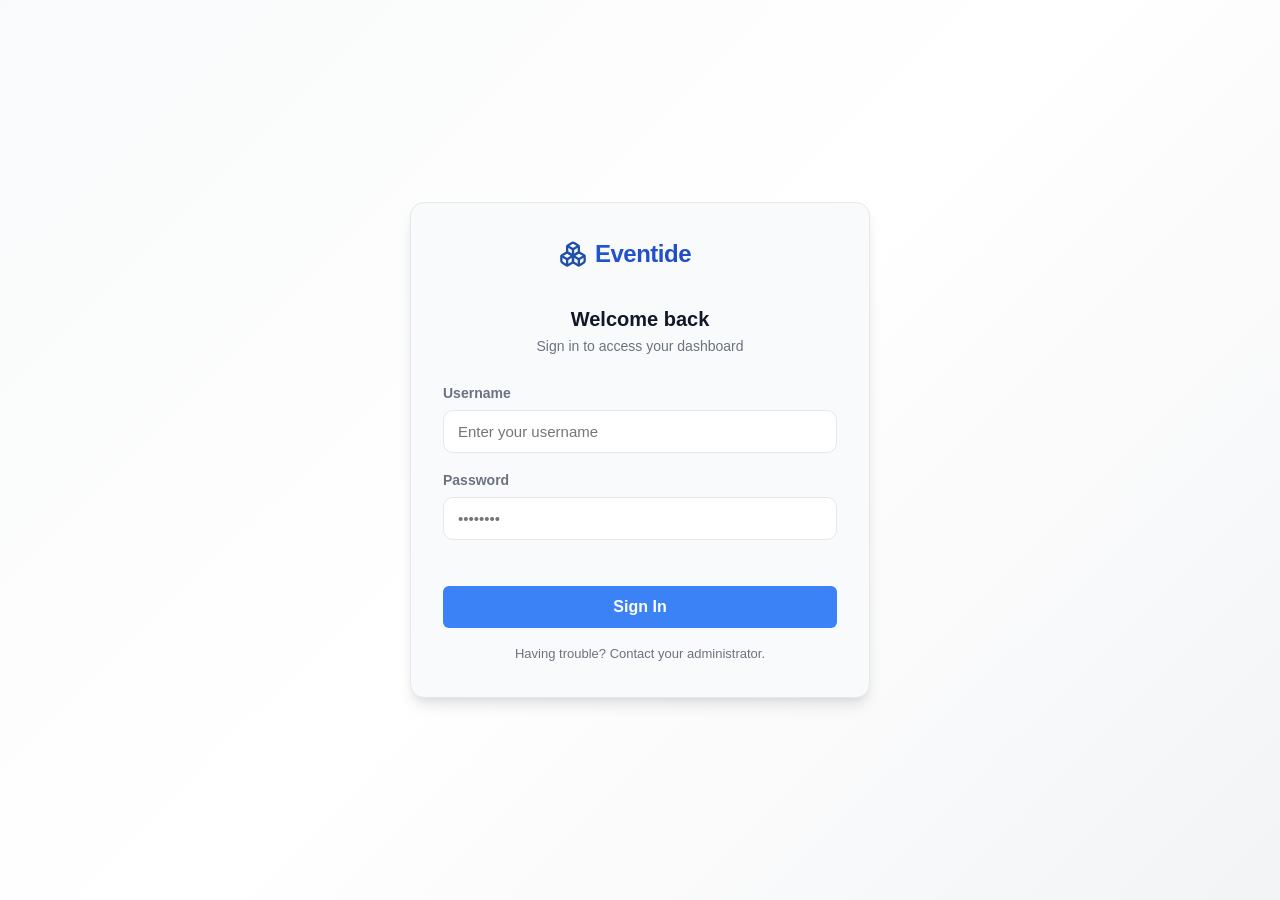
<file: static/login/index.html>
<!DOCTYPE html>
<html lang="en">
<head>
	<meta charset="UTF-8">
	<meta name="viewport" content="width=device-width, initial-scale=1.0">
	<title>Eventide | Sign In</title>
	<link rel="stylesheet" href="../style.css">
</head>
<body class="auth-page">
	<div class="auth-wrapper">
		<div class="auth-card">
			<div class="auth-header">
				<div class="auth-logo">
					<img src="/public/boxes.svg" alt="Eventide" class="auth-logo-icon" />
					<span>Eventide</span>
				</div>
				<div class="auth-title">Welcome back</div>
				<p class="auth-subtitle">Sign in to access your dashboard</p>
			</div>

			<form>
				<div class="form-group">
					<label for="username">Username</label>
					<input class="form-control" type="text" id="username" name="username" placeholder="Enter your username" required>
				</div>

				<div class="form-group">
					<label for="password">Password</label>
					<input class="form-control" type="password" id="password" name="password" placeholder="••••••••" required>
				</div>

				<!-- <div class="auth-actions">
					<a class="text-link" href="#">Forgot password?</a>
				</div> -->

				<div id="auth-message" class="auth-message" role="status" aria-live="polite"></div>

				<button type="submit" class="cta-btn primary">Sign In</button>
			</form>

			<div class="auth-footer">
				Having trouble? Contact your administrator.
			</div>
		</div>
	</div>
	<script src="login.js"></script>
</body>
</html>
</file>
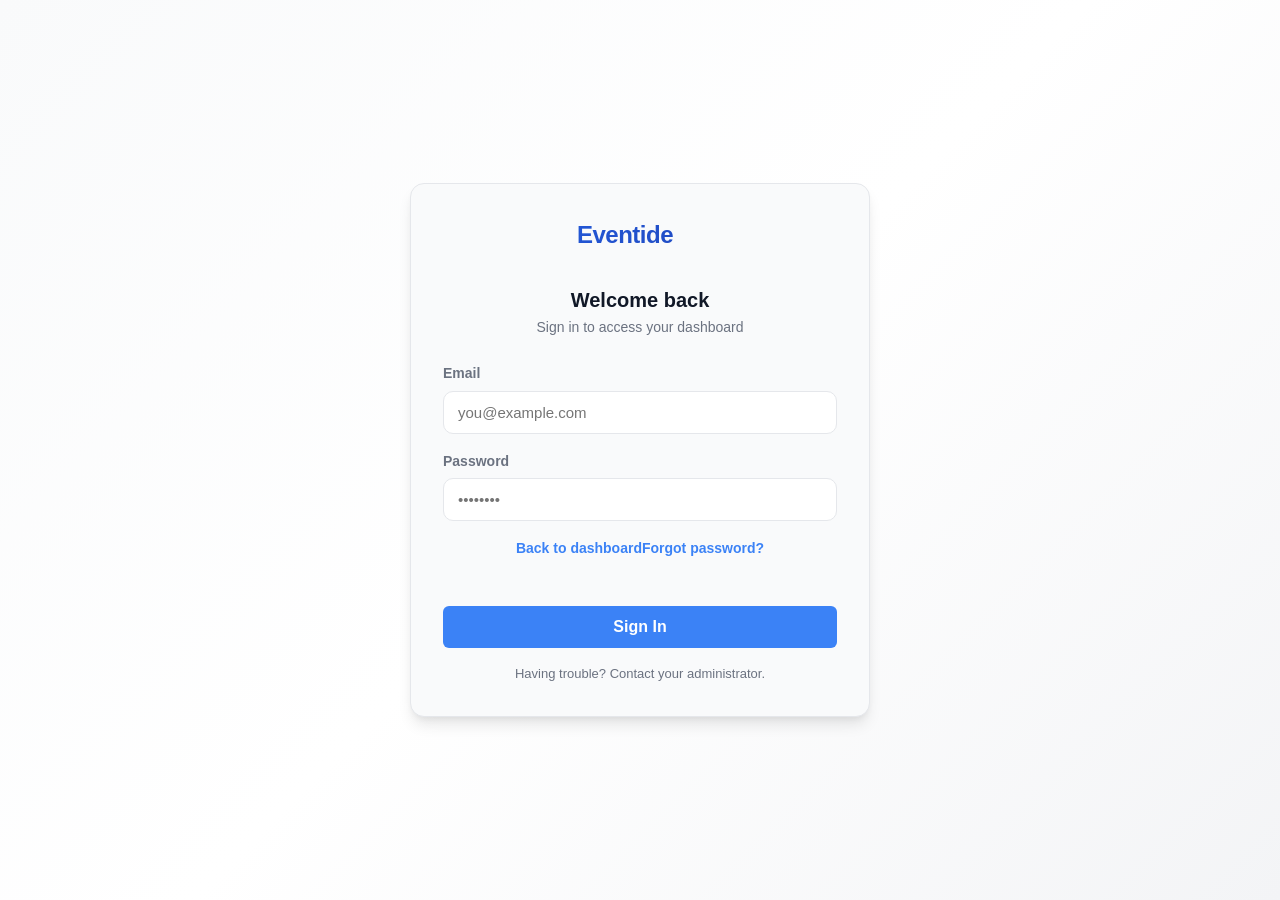
<file: static/authentication/login.html>
<!DOCTYPE html>
<html lang="en">
<head>
	<meta charset="UTF-8">
	<meta name="viewport" content="width=device-width, initial-scale=1.0">
	<title>Eventide | Sign In</title>
	<link rel="stylesheet" href="../style.css">
</head>
<body class="auth-page">
	<div class="auth-wrapper">
		<div class="auth-card">
			<div class="auth-header">
				<div class="auth-logo">Eventide</div>
				<div class="auth-title">Welcome back</div>
				<p class="auth-subtitle">Sign in to access your dashboard</p>
			</div>

			<form>
				<div class="form-group">
					<label for="email">Email</label>
					<input class="form-control" type="text" id="email" name="email" placeholder="you@example.com" required>
				</div>

				<div class="form-group">
					<label for="password">Password</label>
					<input class="form-control" type="password" id="password" name="password" placeholder="••••••••" required>
				</div>

				<div class="auth-actions">
					<a class="text-link" href="../index.html">Back to dashboard</a>
					<a class="text-link" href="#">Forgot password?</a>
				</div>

				<div id="auth-message" class="auth-message" role="status" aria-live="polite"></div>

				<button type="submit" class="cta-btn primary">Sign In</button>
			</form>

			<div class="auth-footer">
				Having trouble? Contact your administrator.
			</div>
		</div>
	</div>
	<script src="login.js"></script>
</body>
</html>
</file>
<file: static/style.css>
* {
    margin: 0;
    padding: 0;
    box-sizing: border-box;
}

:root {
    --primary: #3b82f6;
    --primary-light: #60a5fa;
    --primary-dark: #1e40af;
    --secondary: #10b981;
    --secondary-dark: #047857;
    --warning: #f59e0b;
    --accent: #8b5cf6;
    --bg-dark: #ffffff;
    --bg-secondary: #f9fafb;
    --bg-tertiary: #f3f4f6;
    --text-dark: #111827;
    --text-secondary: #6b7280;
    --text-light: #9ca3af;
    --border: #e5e7eb;
    --shadow-sm: 0 1px 2px 0 rgba(0, 0, 0, 0.05);
    --shadow: 0 4px 6px -1px rgba(0, 0, 0, 0.1), 0 2px 4px -1px rgba(0, 0, 0, 0.06);
    --shadow-lg: 0 10px 15px -3px rgba(0, 0, 0, 0.1), 0 4px 6px -2px rgba(0, 0, 0, 0.05);
}

html {
    scroll-behavior: smooth;
}

body {
    font-family: -apple-system, BlinkMacSystemFont, 'Segoe UI', 'Helvetica Neue', sans-serif;
    line-height: 1.6;
    color: var(--text-dark);
    background: var(--bg-dark);
    min-height: 100vh;
    display: flex;
    flex-direction: column;
}

body.has-sidebar {
    padding-left: 240px;
}

a {
    text-decoration: none;
}

.page-content {
    flex: 1;
    display: flex;
    flex-direction: column;
}

.container {
    max-width: 1200px;
    margin: 0 auto;
    padding: 0 24px;
}

.nav-container {
    display: flex;
    justify-content: space-between;
    align-items: center;
}

/* Navbar */
.navbar {
    background: var(--bg-dark);
    border-bottom: 1px solid var(--border);
    position: sticky;
    top: 0;
    z-index: 100;
    box-shadow: var(--shadow-sm);
    backdrop-filter: blur(10px);
}

.app-sidebar {
    position: fixed;
    top: 0;
    left: 0;
    width: 240px;
    height: 100vh;
    background: var(--bg-secondary);
    border-right: 1px solid var(--border);
    box-shadow: var(--shadow-sm);
    padding: 20px 16px;
    display: flex;
    flex-direction: column;
    gap: 16px;
    z-index: 120;
}

.sidebar-logo {
    font-size: 22px;
    font-weight: 800;
    letter-spacing: -0.4px;
    background: linear-gradient(135deg, #2563eb 0%, #1e40af 100%);
    -webkit-background-clip: text;
    -webkit-text-fill-color: transparent;
    background-clip: text;
    display: flex;
    align-items: center;
    gap: 8px;
    padding: 8px 10px;
    text-decoration: none;
}

.sidebar-logo-icon {
    width: 24px;
    height: 24px;
    flex-shrink: 0;
    filter: brightness(0) saturate(100%) invert(22%) sepia(71%) saturate(1550%) hue-rotate(201deg) brightness(102%) contrast(97%);
}

.sidebar-logo-text {
    display: block;
}

.sidebar-nav {
    display: flex;
    flex-direction: column;
    gap: 6px;
}

.sidebar-separator {
    margin: 8px 8px 4px;
    padding-top: 10px;
    border-top: 1px solid var(--border);
    color: var(--text-light);
    font-size: 11px;
    font-weight: 700;
    letter-spacing: 0.08em;
    text-transform: uppercase;
}

.sidebar-link {
    color: var(--text-secondary);
    font-size: 14px;
    font-weight: 600;
    padding: 10px 12px;
    border-radius: 10px;
    transition: background 0.2s ease, color 0.2s ease;
}

.sidebar-link:hover {
    color: var(--text-dark);
    background: var(--bg-tertiary);
}

.sidebar-link.active {
    color: var(--primary-dark);
    background: #e0ecff;
}

.sidebar-footer {
    margin-top: auto;
    display: flex;
    flex-direction: column;
    gap: 8px;
    padding-top: 8px;
    align-items: center;
    width: 100%;
}

.sidebar-footer .role-pill {
    width: fit-content;
    text-transform: capitalize;
    margin-bottom: 8px;
}

.sidebar-link-logout {
    color: #b91c1c;
    border-top: 1px solid var(--border);
    padding-top: 12px;
    padding-bottom: 8px;
    width: 100%;
    text-align: center;
    padding-top: 8px;
}


.sidebar-link-logout:hover {
    background: #fee2e2;
    color: #991b1b;
}

.navbar .container {
    display: flex;
    justify-content: space-between;
    align-items: center;
    padding: 16px 24px;
}

.logo {
    font-size: 24px;
    font-weight: 700;
    color: var(--text-dark);
    letter-spacing: -0.5px;
}

.nav-links {
    display: flex;
    list-style: none;
    gap: 40px;
}

.nav-links a {
    color: var(--text-secondary);
    font-weight: 500;
    transition: color 0.3s ease;
    font-size: 14px;
}

.nav-links a:hover {
    color: var(--primary);
}

/* Landing */
.hero {
    background: linear-gradient(135deg, #f9fafb 0%, #ffffff 50%, #f3f4f6 100%);
    color: var(--text-dark);
    padding: 120px 24px;
    text-align: center;
    border-bottom: 1px solid var(--border);
}

.hero-content {
    max-width: 720px;
    margin: 0 auto;
}

.hero h1 {
    font-size: 56px;
    margin-bottom: 24px;
    font-weight: 700;
    line-height: 1.2;
    color: var(--text-dark);
    letter-spacing: -1px;
}

.hero .subtitle {
    font-size: 18px;
    margin-bottom: 40px;
    color: var(--text-secondary);
    font-weight: 400;
}

.features {
    padding: 100px 24px;
    background: var(--bg-dark);
}

.features h2 {
    font-size: 36px;
    text-align: center;
    margin-bottom: 12px;
    color: var(--text-dark);
    font-weight: 700;
}

.features-grid {
    display: grid;
    grid-template-columns: repeat(auto-fit, minmax(280px, 1fr));
    gap: 32px;
}

.feature-card {
    background: var(--bg-secondary);
    padding: 40px 32px;
    border-radius: 12px;
    text-align: center;
    box-shadow: var(--shadow);
    transition: all 0.3s ease;
    border: 1px solid var(--border);
}

.feature-card:hover {
    transform: translateY(-8px);
    box-shadow: var(--shadow-lg);
    border-color: var(--primary);
}

.feature-icon {
    font-size: 48px;
    margin-bottom: 16px;
}

.feature-card h3 {
    font-size: 20px;
    margin-bottom: 12px;
    color: var(--text-dark);
    font-weight: 700;
}

.feature-card p {
    color: var(--text-secondary);
    font-size: 15px;
}

.cta-btn {
    border: none;
    padding: 12px 32px;
    font-size: 16px;
    border-radius: 6px;
    cursor: pointer;
    transition: all 0.3s ease;
    font-weight: 600;
    display: inline-block;
}

.cta-btn.primary {
    background: var(--primary);
    color: white;
}

.cta-btn.primary:hover {
    background: var(--primary-dark);
    transform: translateY(-2px);
    box-shadow: var(--shadow-lg);
}

.cta-btn:hover {
    background: var(--secondary);
    transform: translateY(-2px);
    box-shadow: 0 8px 12px rgba(251, 191, 36, 0.3);
}

.section-subtitle {
    text-align: center;
    color: var(--text-secondary);
    font-size: 18px;
    margin-bottom: 25px;
    font-weight: 400;
}

/* Dashboard */
.dashboard-header {
    display: flex;
    align-items: center;
    justify-content: start;
    margin-bottom: 24px;
}

.forecast-dashboard-header {
    justify-content: space-between;
    align-items: flex-end;
    gap: 14px;
}

.forecast-dashboard-header .section-subtitle {
    margin-bottom: 0;
}

.dashboard-date {
    font-size: 25px !important;
}

.cards-grid {
    display: grid;
    grid-template-columns: repeat(auto-fit, minmax(180px, 1fr));
    gap: 16px;
    margin-bottom: 28px;
}

.stat-card {
    padding: 16px;
    border: 1px solid var(--border);
    border-radius: 12px;
    background: var(--bg-secondary);
    box-shadow: var(--shadow-sm);
}

.stat-card.warning {
    border-color: #f59e0b33;
    background: #fff7ed;
}

.stat-label {
    color: var(--text-secondary);
    font-size: 13px;
    margin-bottom: 6px;
}

.stat-value {
    font-size: 27px;
    font-weight: 800;
    color: var(--text-dark);
}

.dashboard-split {
    display: grid;
    grid-template-columns: repeat(auto-fit, minmax(320px, 1fr));
    gap: 20px;
    align-items: stretch;
}

.dashboard-split .panel {
    height: 100%;
}

.cards-grid .stat-card {
    height: 100%;
}

.panel {
    border: 1px solid var(--border);
    border-radius: 12px;
    background: var(--bg-secondary);
    padding: 16px;
    box-shadow: var(--shadow-sm);
}

.forecast-table-wrap {
    width: 100%;
    overflow-x: auto;
    border: 1px solid var(--border);
    border-radius: 12px;
    background: var(--bg-dark);
}

.forecast-table {
    width: 100%;
    border-collapse: collapse;
    min-width: 720px;
}

.forecast-table thead th {
    text-align: left;
    font-size: 12px;
    font-weight: 700;
    color: var(--text-secondary);
    text-transform: uppercase;
    letter-spacing: 0.04em;
    padding: 12px 14px;
    border-bottom: 1px solid var(--border);
    background: var(--bg-secondary);
}

.forecast-table tbody td {
    padding: 12px 14px;
    border-bottom: 1px solid var(--border);
    color: var(--text-dark);
    font-size: 14px;
}

.forecast-table thead th,
.forecast-table tbody td {
    vertical-align: middle;
}

.forecast-table thead th:nth-child(n+3),
.forecast-table tbody td:nth-child(n+3) {
    text-align: center;
}

.forecast-table tbody tr:last-child td {
    border-bottom: none;
}

.forecast-table .separator-col {
    width: 1px;
    background: var(--border);
    padding: 0;
    border: none;
}

.forecast-table thead th:nth-child(2)::after,
.forecast-table tbody td:nth-child(2)::after {
    content: '';
    position: absolute;
    right: 0;
    top: 0;
    bottom: 0;
    width: 1px;
    background: var(--border);
}

.forecast-table thead th:nth-child(2),
.forecast-table tbody td:nth-child(2) {
    position: relative;
    padding-right: 28px;
}

.forecast-net {
    display: inline-flex;
    min-width: 72px;
    justify-content: center;
    border-radius: 999px;
    padding: 4px 10px;
    font-weight: 700;
    font-size: 13px;
}

.forecast-net-up {
    color: #065f46;
    background: #d1fae5;
}

.forecast-net-down {
    color: #991b1b;
    background: #fee2e2;
}

.forecast-net-zero {
    color: #666666;
    background: #e5e7eb;
}

.panel-header {
    display: flex;
    align-items: center;
    justify-content: space-between;
    margin-bottom: 30px;
}

.panel-header-badges {
    display: flex;
    align-items: center;
    gap: 8px;
    flex-wrap: wrap;
}

.panel-badge-btn {
    min-height: 28px;
    padding: 4px 10px;
    border-radius: 999px;
    font-size: 12px;
    font-weight: 700;
    line-height: 1;
}

.pill {
    display: inline-block;
    padding: 4px 10px;
    border-radius: 999px;
    font-size: 12px;
    font-weight: 700;
    background: #e5e7eb;
    color: #374151;
}

.pill.warning {
    background: #fef3c7;
    color: #92400e;
}

.pill.danger {
    background: #fee2e2;
    color: #991b1b;
}

/* Events list */
.events-container {
    display: flex;
    flex-direction: column;
    gap: 12px;
}

.day-separator {
    display: flex;
    align-items: center;
    gap: 10px;
    color: var(--text-secondary);
    font-size: 12px;
    font-weight: 700;
    letter-spacing: 0.04em;
    text-transform: uppercase;
}

.day-separator::before,
.day-separator::after {
    content: '';
    height: 1px;
    background: var(--border);
    flex: 1;
}

.daily-history-context {
    display: flex;
    align-items: center;
    gap: 10px;
    margin: -8px 0 14px;
    flex-wrap: wrap;
}

.warehouse-context-pill {
    display: inline-flex;
    align-items: center;
    padding: 5px 12px;
    border-radius: 999px;
    border: 1px solid #bfdbfe;
    background: #eff6ff;
    color: #1e3a8a;
    font-size: 12px;
    font-weight: 700;
    letter-spacing: 0.01em;
}

.daily-history-context-meta {
    color: var(--text-secondary);
    font-size: 12px;
    font-weight: 600;
}

.event-title-line {
    display: flex;
    align-items: center;
    gap: 8px;
    flex-wrap: wrap;
}

.warehouse-chip {
    display: inline-flex;
    align-items: center;
    padding: 2px 9px;
    border-radius: 999px;
    border: 1px solid #dbeafe;
    background: #f8fbff;
    color: #1d4ed8;
    font-size: 11px;
    font-weight: 700;
    letter-spacing: 0.02em;
    line-height: 1.4;
}

.event-row {
    display: flex;
    align-items: center;
    justify-content: space-between;
    padding: 14px 16px;
    border: 1px solid var(--border);
    border-radius: 10px;
    background: var(--bg-secondary);
    box-shadow: var(--shadow-sm);
}

.event-icon {
    width: 32px;
    height: 32px;
    border-radius: 8px;
    display: grid;
    place-items: center;
    font-size: 16px;
    font-weight: 700;
    margin-right: 12px;
}

.event-details {
    flex: 1;
}

.event-main {
    display: flex;
    align-items: center;
    gap: 12px;
    flex: 1;
    min-width: 0;
}

.sku-thumb {
    width: 44px;
    height: 44px;
    border-radius: 8px;
    border: 1px solid var(--border);
    background: var(--bg-tertiary);
    position: relative;
    overflow: hidden;
    flex: 0 0 44px;
    display: grid;
    place-items: center;
}

.sku-thumb-img {
    width: 100%;
    height: 100%;
    object-fit: cover;
    display: block;
}

.sku-thumb-fallback {
    font-size: 18px;
    line-height: 1;
    color: var(--text-light);
}

.sku-thumb.has-image .sku-thumb-fallback {
    display: none;
}

.event-title {
    font-weight: 700;
    color: var(--text-dark);
}

.event-title a {
    color: inherit;
    text-decoration: none;
}

.event-title a:hover {
    color: inherit;
    text-decoration: underline;
}

.warehouse-link-card {
    cursor: pointer;
}

.warehouse-link-card:hover {
    box-shadow: var(--shadow);
}

.warehouse-status-wrap {
    min-width: 0;
    display: flex;
    justify-content: flex-end;
}

.warehouse-status-select {
    width: auto;
    min-width: 50px;
    border: 1px solid var(--border);
    border-radius: 999px;
    background: #e5e7eb;
    color: #374151;
    padding: 5px 22px 5px 12px;
    font-size: 12px;
    font-weight: 700;
    letter-spacing: 0.04em;
    text-transform: uppercase;
    appearance: none;
    -webkit-appearance: none;
    -moz-appearance: none;
    background-image: linear-gradient(45deg, transparent 50%, currentColor 50%), linear-gradient(135deg, currentColor 50%, transparent 50%);
    background-position: calc(100% - 10px) calc(50% - 2px), calc(100% - 6px) calc(50% - 2px);
    background-size: 5px 5px, 5px 5px;
    background-repeat: no-repeat;
}

.warehouse-status-select:disabled {
    opacity: 0.7;
}

.warehouse-status-select.is-active {
    border-color: #86efac;
    background-color: #dcfce7;
    color: #166534;
}

.warehouse-status-select.is-inactive {
    border-color: #fcd34d;
    background-color: #fef3c7;
    color: #92400e;
    min-width: 105px;
}

.event-meta {
    color: var(--text-secondary);
    font-size: 13px;
}

.event-qty {
    font-weight: 800;
    font-size: 18px;
}

.event-in .event-icon {
    background: #e0ecff;
    color: var(--secondary-dark);
}

.event-in .event-qty {
    color: var(--secondary-dark);
}

.event-out .event-icon {
    background: #ffe7e7;
    color: #b91c1c;
}

.event-out .event-qty {
    color: #b91c1c;
}

/* Low stock list */
.low-stock-list {
    display: flex;
    flex-direction: column;
    gap: 10px;
}

.low-row {
    display: flex;
    align-items: center;
    justify-content: space-between;
    padding: 12px 10px;
    border-radius: 10px;
    border: 1px solid var(--border);
    background: var(--bg-tertiary);
}

.low-title {
    font-weight: 700;
    color: var(--text-dark);
}

.low-meta {
    font-size: 13px;
    color: var(--text-secondary);
}

.low-qty {
    font-weight: 700;
}

/* Dashboard Section */
.dashboard-section {
    padding: 64px 24px;
    background: var(--bg-secondary);
    border-top: 1px solid var(--border);
}

.filter-row {
    display: flex;
    flex-wrap: wrap;
    gap: 12px;
    align-items: flex-start;
}

.filters-with-clear {
    align-items: stretch;
    gap: 1px;
}

.filters-clear {
    margin-left: auto;
    display: flex;
    gap: 10px;
    align-items: center;
}

.forecast-mode-toggle {
    display: inline-flex;
    background: var(--bg-tertiary);
    border: 1px solid var(--border);
    border-radius: 12px;
    padding: 4px;
    gap: 4px;
    margin-bottom: 0;
}

.forecast-mode-btn {
    border: none;
    background: transparent;
    color: var(--text-secondary);
    font-size: 13px;
    font-weight: 700;
    border-radius: 8px;
    padding: 8px 14px;
    cursor: pointer;
}

.forecast-mode-btn:hover {
    color: var(--text-dark);
    background: #ffffff;
}

.forecast-mode-btn.active {
    color: var(--primary-dark);
    background: #e0ecff;
}

.filter-row .form-control {
    min-width: 180px;
}

.history-filter-field {
    display: flex;
    flex-direction: column;
    gap: 4px;
    min-width: 180px;
}

.history-filters-row {
    align-items: flex-end;
    gap: 12px;
}

.history-filters-row.filters-with-clear {
    align-items: flex-end;
    gap: 12px;
}

.history-filters-row > .form-control,
.history-filters-row > .history-filter-field,
.history-filters-row > .filters-clear {
    align-self: flex-end;
}

.history-filter-field[hidden] {
    display: none !important;
}

.history-filter-field .form-control[hidden] {
    display: none !important;
}

.history-filter-label {
    font-size: 11px;
    font-weight: 700;
    letter-spacing: 0.04em;
    text-transform: uppercase;
    color: var(--text-secondary);
}

.history-filter-field .form-control {
    min-width: 0;
}

.filter-search {
    display: flex;
    gap: 10px;
    align-items: center;
    flex: 1;
    min-width: 240px;
}

.cta-btn.ghost {
    background: var(--bg-secondary);
    color: var(--text-dark);
    border: 1px solid var(--border);
}

.dashboard-section h2 {
    font-size: 36px;
    margin-bottom: 15px;
    color: var(--text-dark);
    font-weight: 700;
}

.dashboard-demo {
    background: var(--bg-dark);
    border-radius: 12px;
    padding: 40px;
    box-shadow: var(--shadow);
    border: 1px solid var(--border);
}

.items-list h3 {
    color: var(--primary);
    margin-bottom: 25px;
    font-size: 18px;
    font-weight: 600;
}

.items-container {
    display: grid;
    gap: 16px;
}

.item-row {
    background: var(--bg-secondary);
    padding: 20px;
    border-radius: 8px;
    border-left: 4px solid var(--primary);
    display: flex;
    justify-content: space-between;
    align-items: center;
    box-shadow: var(--shadow-sm);
    transition: all 0.2s ease;
}

.item-row:hover {
    transform: translateX(4px);
    box-shadow: var(--shadow);
}

.item-info {
    flex: 1;
}

.item-id {
    color: var(--primary);
    font-weight: 600;
    font-size: 14px;
}

.item-sku {
    color: var(--text-secondary);
    font-size: 14px;
}

.item-name {
    font-weight: 500;
    color: var(--text-dark);
    margin-top: 5px;
    font-size: 14px;
}

.loading {
    text-align: center;
    color: var(--text-secondary);
    padding: 20px;
    font-size: 14px;
}

.event-form-panel {
    margin-bottom: 20px;
}

.dashboard-header-actions {
    margin-left: auto;
}

.dashboard-header-actions .cta-btn {
    padding: 10px 20px;
    font-size: 14px;
}

.event-modal {
    position: fixed;
    inset: 0;
    z-index: 200;
    display: grid;
    place-items: center;
    padding: 16px;
}

.event-modal-backdrop {
    position: absolute;
    inset: 0;
    background: rgba(17, 24, 39, 0.55);
    backdrop-filter: blur(2px);
}

.event-modal-card {
    position: relative;
    z-index: 1;
    width: min(760px, 96vw);
    max-height: 90vh;
    overflow: auto;
    border-radius: 14px;
    box-shadow: var(--shadow-lg);
}

.event-modal-close {
    padding: 8px 14px;
    font-size: 13px;
}

body.modal-open {
    overflow: hidden;
}

.event-form-grid {
    display: grid;
    grid-template-columns: repeat(2, minmax(220px, 1fr));
    gap: 12px;
    align-items: end;
}

.event-form-actions {
    display: flex;
    align-items: center;
    grid-column: 1 / -1;
}

.event-form-actions .cta-btn {
    width: 100%;
}

.is-hidden {
    display: none;
}

.form-message {
    grid-column: 1 / -1;
    min-height: 20px;
    font-size: 14px;
    color: var(--text-secondary);
}

.form-message.success {
    color: var(--secondary-dark);
}

.form-message.error {
    color: #b91c1c;
}

.pagination-bar {
    margin-top: 14px;
    padding-top: 12px;
    border-top: 1px solid var(--border);
    display: flex;
    align-items: center;
    justify-content: flex-end;
    gap: 10px;
}

.pagination-btn {
    padding: 8px 14px;
    font-size: 13px;
}

.pagination-info {
    font-size: 13px;
    color: var(--text-secondary);
    min-width: 90px;
    text-align: center;
}

.item-pill-group {
    display: flex;
    align-items: center;
    gap: 8px;
    flex-wrap: wrap;
    justify-content: flex-end;
}

.item-edit-btn {
    padding: 6px 10px;
    font-size: 12px;
    border-radius: 8px;
}

.users-grid {
    display: grid;
    grid-template-columns: repeat(auto-fill, minmax(260px, 1fr));
    gap: 14px;
}

.user-card {
    border: 1px solid var(--border);
    border-radius: 12px;
    background: var(--bg-secondary);
    padding: 14px;
    box-shadow: var(--shadow-sm);
    display: flex;
    flex-direction: column;
    gap: 10px;
}

.user-head {
    display: flex;
    align-items: center;
    gap: 10px;
    min-width: 0;
}

.user-avatar {
    width: 36px;
    height: 36px;
    border-radius: 50%;
    background: #dbeafe;
    color: #1e3a8a;
    display: grid;
    place-items: center;
    font-size: 13px;
    font-weight: 800;
    flex: 0 0 36px;
}

.user-title {
    min-width: 0;
}

.user-name {
    font-size: 14px;
    font-weight: 700;
    color: var(--text-dark);
    white-space: nowrap;
    overflow: hidden;
    text-overflow: ellipsis;
}

.user-username {
    font-size: 12px;
    color: var(--text-secondary);
}

.user-contact {
    font-size: 12px;
    color: var(--text-light);
}

.user-meta {
    display: flex;
    align-items: center;
    justify-content: space-between;
    gap: 8px;
}

.role-pill {
    display: inline-flex;
    align-items: center;
    padding: 2px 10px;
    border-radius: 999px;
    border: 1px solid var(--border);
    background: var(--bg-tertiary);
    color: var(--text-secondary);
    font-size: 11px;
    font-weight: 700;
    text-transform: uppercase;
    letter-spacing: 0.04em;
}

.role-pill.admin {
    border-color: #fee2e2;
    background: #fef2f2;
    color: #b91c1c;
}

.role-pill.manager {
    border-color: #bfdbfe;
    background: #eff6ff;
    color: #1e40af;
}

.role-pill.staff {
    border-color: #c7f3df;
    background: #ecfdf5;
    color: #047857;
}

/* Footer */
.footer {
    background: var(--bg-secondary);
    color: var(--text-secondary);
    text-align: center;
    padding: 40px 24px;
    border-top: 1px solid var(--border);
    font-size: 14px;
}

/* Responsive */
@media (max-width: 768px) {
    body.has-sidebar {
        padding-left: 0;
    }

    .app-sidebar {
        position: static;
        width: auto;
        height: auto;
        border-right: none;
        border-bottom: 1px solid var(--border);
        border-radius: 0;
    }

    .sidebar-nav {
        flex-direction: row;
        flex-wrap: wrap;
    }

    .sidebar-footer {
        margin-top: 4px;
    }

    .nav-links {
        gap: 20px;
    }

    .dashboard-section h2 {
        font-size: 28px;
    }

    .dashboard-section {
        padding: 48px 20px;
    }

    .dashboard-header {
        flex-direction: column;
        align-items: flex-start;
        gap: 10px;
    }

    .forecast-dashboard-header {
        align-items: flex-start;
    }

    .dashboard-header-actions {
        margin-left: 0;
        margin-top: 0;
        width: 100%;
    }

    .dashboard-header-actions .cta-btn {
        width: 100%;
    }

    .users-grid {
        grid-template-columns: 1fr;
    }

    .event-form-grid {
        grid-template-columns: 1fr;
    }

    .pagination-bar {
        justify-content: center;
        flex-wrap: wrap;
    }

    .dashboard-demo {
        padding: 20px;
    }

    .forecast-card {
        padding: 24px;
    }
}

/* Auth */
.auth-page {
    background: linear-gradient(135deg, #f9fafb 0%, #ffffff 50%, #f3f4f6 100%);
}

.auth-wrapper {
    min-height: 100vh;
    display: grid;
    place-items: center;
    padding: 32px 16px;
}

.auth-card {
    width: min(460px, 100%);
    background: var(--bg-secondary);
    border: 1px solid var(--border);
    border-radius: 14px;
    box-shadow: var(--shadow-lg);
    padding: 32px;
}

.auth-header {
    text-align: center;
    margin-bottom: 24px;
}

.auth-logo {
    display: flex;
    align-items: center;
    justify-content: center;
    gap: 8px;
    font-weight: 800;
    font-size: 24px;
    background: linear-gradient(135deg, #2563eb 0%, #1e40af 100%);
    -webkit-background-clip: text;
    -webkit-text-fill-color: transparent;
    background-clip: text;
    letter-spacing: -0.5px;
    margin: 0 auto;
    margin-left: -30px;
}

.auth-logo-icon {
    height: 28px;
    width: 28px;
    filter: brightness(0) saturate(100%) invert(22%) sepia(71%) saturate(1550%) hue-rotate(201deg) brightness(102%) contrast(97%);
}

.auth-title {
    margin-top: 30px;
    font-size: 20px;
    font-weight: 700;
    color: var(--text-dark);
}

.auth-subtitle {
    color: var(--text-secondary);
    font-size: 14px;
}

.form-group {
    display: flex;
    flex-direction: column;
    gap: 6px;
    margin-bottom: 16px;
}

.form-group label {
    font-size: 14px;
    color: var(--text-secondary);
    font-weight: 600;
}

.form-control {
    padding: 12px 14px;
    border: 1px solid var(--border);
    border-radius: 10px;
    font-size: 15px;
    background: var(--bg-dark);
    color: var(--text-dark);
    transition: border-color 0.2s ease, box-shadow 0.2s ease;
}

.form-control:focus {
    outline: none;
    border-color: var(--primary);
    box-shadow: 0 0 0 3px rgba(59, 130, 246, 0.15);
}

.auth-actions {
    display: flex;
    justify-content: center;
    align-items: center;
    margin-bottom: 16px;
}

.text-link {
    color: var(--primary);
    text-decoration: none;
    font-weight: 600;
    font-size: 14px;
}

.text-link:hover {
    color: var(--primary-dark);
}

.auth-card .cta-btn {
    width: 100%;
    text-align: center;
}

.auth-footer {
    text-align: center;
    margin-top: 16px;
    color: var(--text-secondary);
    font-size: 13px;
}

.auth-message {
    margin-bottom: 12px;
    font-size: 14px;
    color: var(--text-secondary);
    min-height: 18px;
}

.auth-message.success {
    color: var(--secondary-dark);
}

.auth-message.error {
    color: #b91c1c;
}

.cta-btn:disabled {
    opacity: 0.7;
    cursor: not-allowed;
}
</file>
